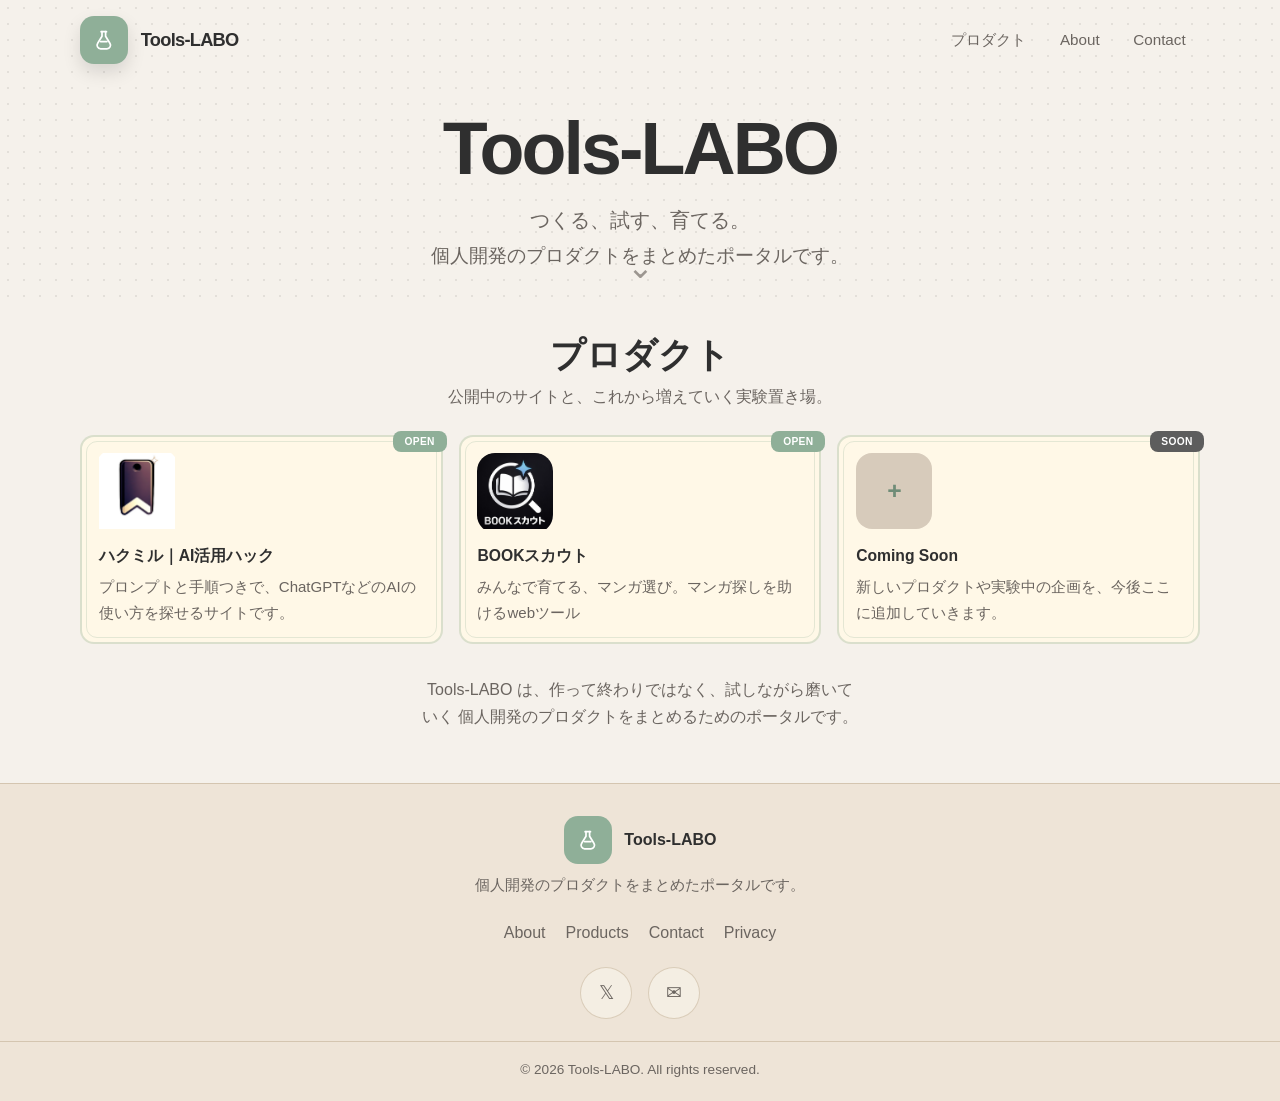
<file: index.html>
<!doctype html>
<html lang="ja">
<head>
  <meta charset="UTF-8" />
  <meta name="viewport" content="width=device-width, initial-scale=1.0" />
  <meta
    name="description"
    content="Tools-LABO は、個人開発のプロダクトをまとめたポータルです。"
  />
  <title>Tools-LABO</title>
  <script async src="https://pagead2.googlesyndication.com/pagead/js/adsbygoogle.js?client=ca-pub-4902437373882717"
       crossorigin="anonymous"></script>
  <link rel="stylesheet" href="style.css" />
</head>
<body>
  <header class="site-header" id="site-header">
    <div class="container header-inner">
      <a href="#top" class="brand" aria-label="Tools-LABO トップへ戻る">
        <span class="brand-icon" aria-hidden="true">
          <svg viewBox="0 0 24 24" class="brand-svg" role="img" aria-hidden="true">
            <path d="M9 3h6" />
            <path d="M10 3v5l-4.8 7.8A4 4 0 0 0 8.6 22h6.8a4 4 0 0 0 3.4-6.2L14 8V3" />
            <path d="M8.5 14h7" />
          </svg>
        </span>
        <span class="brand-text">Tools-LABO</span>
      </a>

      <button
        class="menu-toggle"
        id="menu-toggle"
        aria-expanded="false"
        aria-controls="site-nav"
        aria-label="メニューを開く"
      >
        <span></span><span></span><span></span>
      </button>

      <nav class="site-nav" id="site-nav">
        <a href="#products">プロダクト</a>
        <a href="#about">About</a>
        <a href="#contact">Contact</a>
      </nav>
    </div>
  </header>

  <main id="top">
    <section class="hero" aria-label="hero">
      <div class="dot-bg" aria-hidden="true"></div>

      <div class="container hero-content">
        <h1>Tools-LABO</h1>

        <p class="hero-summary">
          <span>つくる、試す、育てる。</span>
          <span>個人開発のプロダクトをまとめたポータルです。</span>
        </p>
      </div>

      <a class="hero-scroll" href="#products" aria-label="プロダクトへスクロール">⌄</a>
    </section>

    <section class="products" id="products">
      <div class="container">
        <div class="section-title">
          <h2>プロダクト</h2>
          <p class="section-summary">公開中のサイトと、これから増えていく実験置き場。</p>
        </div>

        <div class="card-grid">
          <a href="https://hakumiru.tools-labo.com/" class="card card-image-only">
            <span class="badge badge-open">OPEN</span>
            <div class="card-icon card-icon-image-wrap">
              <img
                src="icon.png"
                alt="ハクミルのアイコン"
                class="card-icon-image card-icon-image-hakumiru"
              />
            </div>
            <h3>ハクミル｜AI活用ハック</h3>
            <p>プロンプトと手順つきで、ChatGPTなどのAIの使い方を探せるサイトです。</p>
          </a>

          <a href="https://book-scout.tools-labo.com/" class="card card-image-only">
            <span class="badge badge-open">OPEN</span>
            <div class="card-icon card-icon-image-wrap">
              <img
                src="book_scout_icon_transparent.png"
                alt="BOOKスカウトのアイコン"
                class="card-icon-image card-icon-image-bookscout"
              />
            </div>
            <h3>BOOKスカウト</h3>
            <p>みんなで育てる、マンガ選び。マンガ探しを助けるwebツール</p>
          </a>

          <a href="#" class="card">
            <span class="badge badge-soon">SOON</span>
            <div class="card-icon">
              <span class="card-icon-fallback">+</span>
            </div>
            <h3>Coming Soon</h3>
            <p>新しいプロダクトや実験中の企画を、今後ここに追加していきます。</p>
          </a>
        </div>
      </div>
    </section>

    <section id="about" class="container about-section">
      <p>
        Tools-LABO は、作って終わりではなく、試しながら磨いていく
        個人開発のプロダクトをまとめるためのポータルです。
      </p>
    </section>
  </main>

  <footer class="site-footer" id="contact">
    <div class="container footer-inner">
      <div class="footer-main">
        <div class="footer-brand">
          <span class="brand-icon" aria-hidden="true">
            <svg viewBox="0 0 24 24" class="brand-svg" role="img" aria-hidden="true">
              <path d="M9 3h6" />
              <path d="M10 3v5l-4.8 7.8A4 4 0 0 0 8.6 22h6.8a4 4 0 0 0 3.4-6.2L14 8V3" />
              <path d="M8.5 14h7" />
            </svg>
          </span>
          <strong>Tools-LABO</strong>
        </div>
        <p>個人開発のプロダクトをまとめたポータルです。</p>
      </div>

      <nav class="footer-nav">
        <a href="#about">About</a>
        <a href="#products">Products</a>
        <a href="https://docs.google.com/forms/d/e/1FAIpQLSfF73yZ69HH-FASKEYSkp98zM92o4dtQLtiQs7BzLRuwsobfA/viewform?pli=1" target="_blank" rel="noopener noreferrer">Contact</a>
        <a href="privacy.html">Privacy</a>
      </nav>

      <div class="footer-social">
        <a
          href="https://x.com/tools_labo?s=21"
          target="_blank"
          rel="noopener noreferrer"
          aria-label="X"
        >𝕏</a>
        <a
          href="https://docs.google.com/forms/d/e/1FAIpQLSfF73yZ69HH-FASKEYSkp98zM92o4dtQLtiQs7BzLRuwsobfA/viewform?pli=1"
          target="_blank"
          rel="noopener noreferrer"
          aria-label="Contact"
        >✉</a>
      </div>
    </div>

    <p class="copyright">© <span id="current-year"></span> Tools-LABO. All rights reserved.</p>
  </footer>

  <script src="script.js"></script>
</body>
</html>
</file>
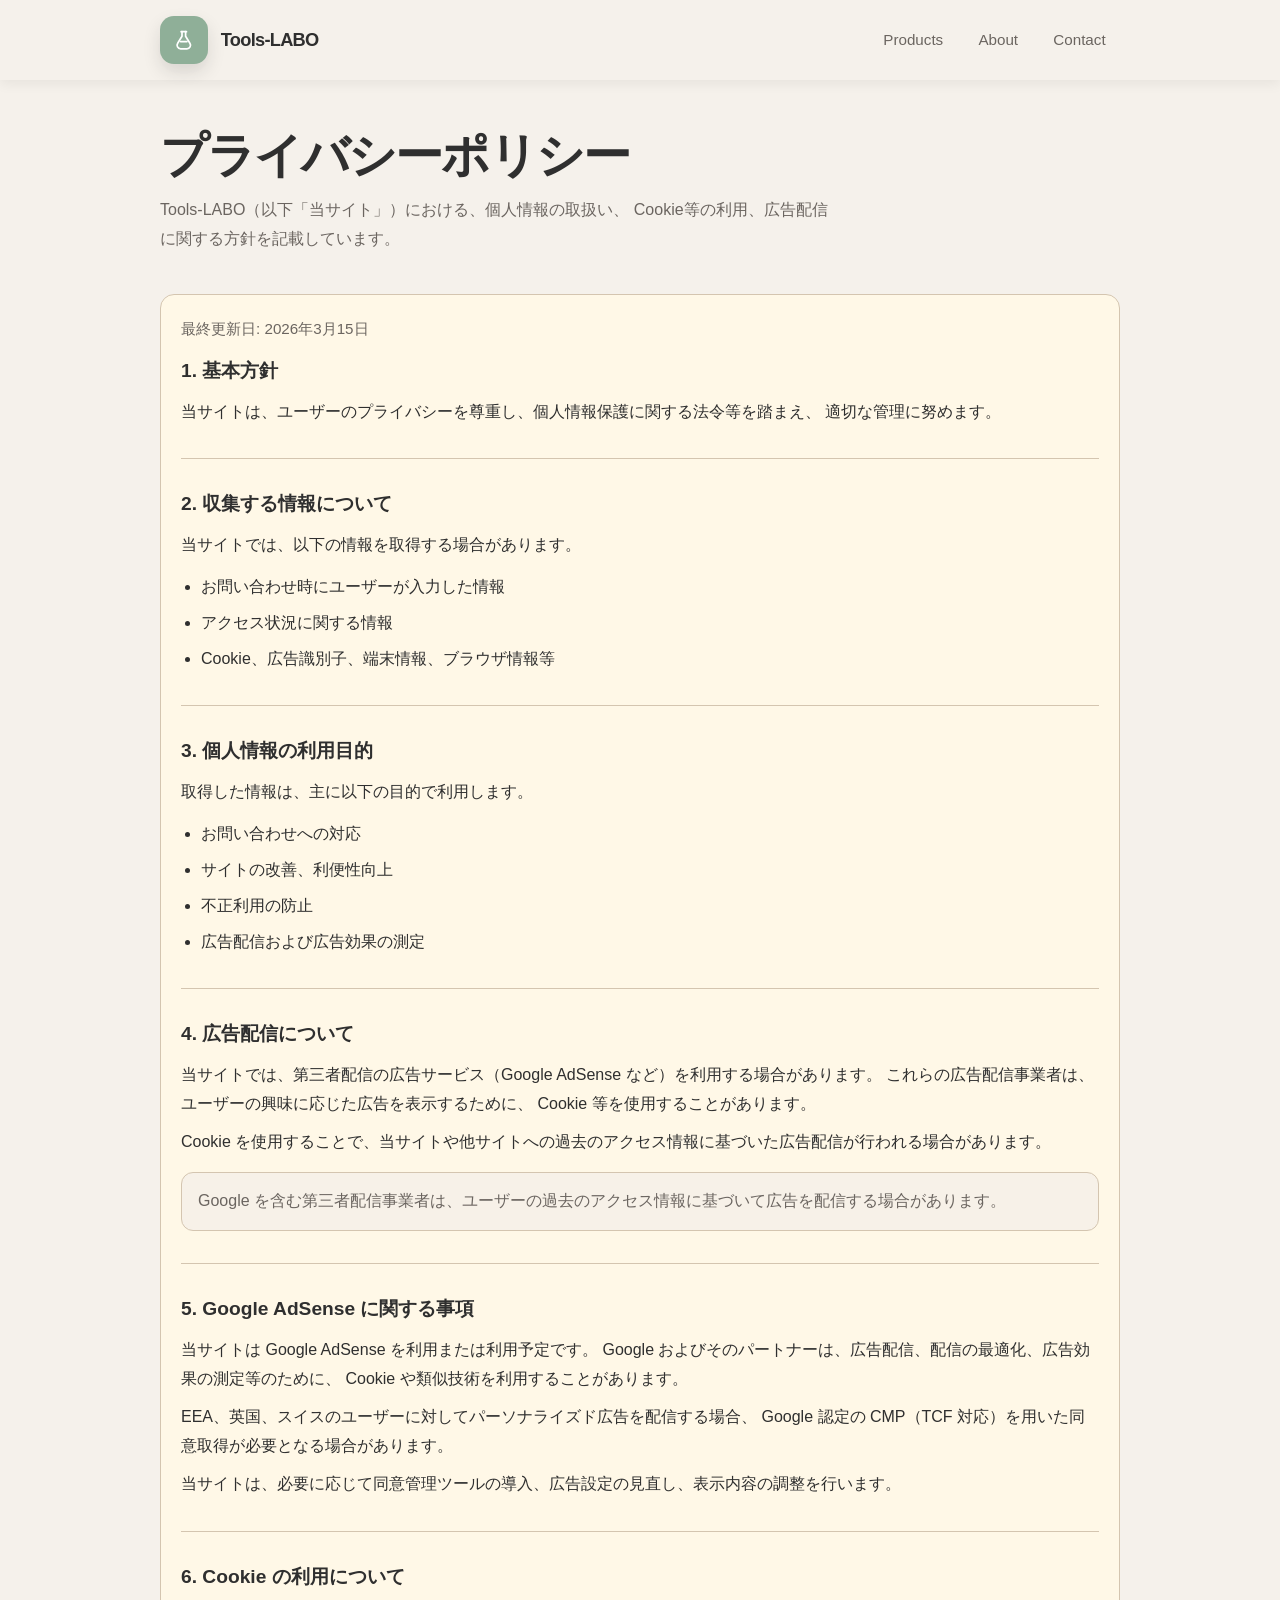
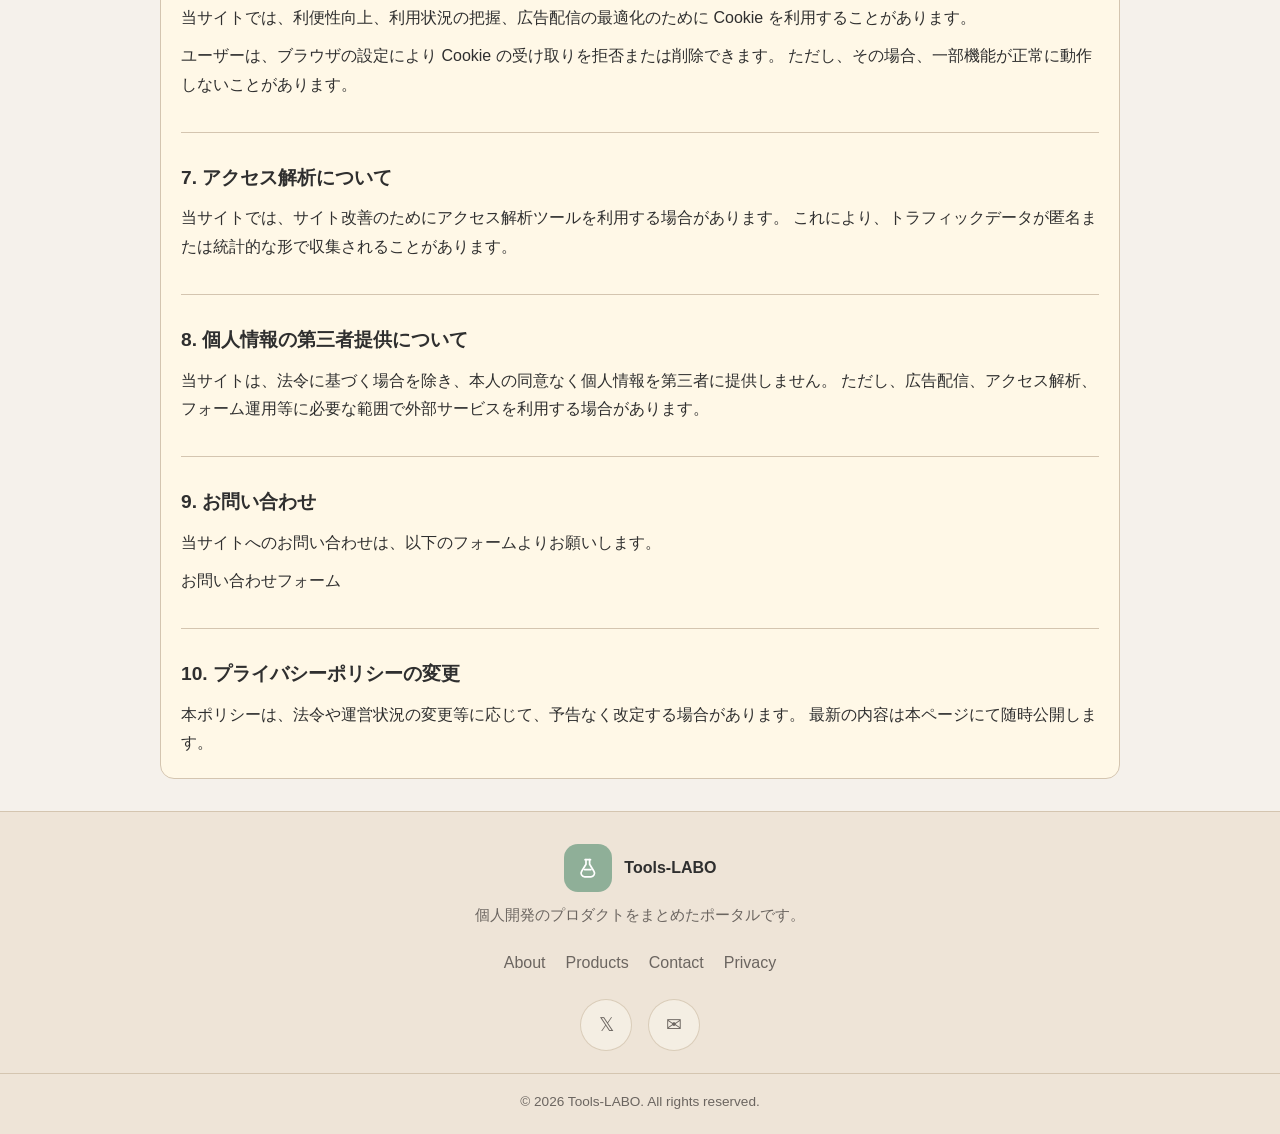
<file: privacy.html>
<!doctype html>
<html lang="ja">
<head>
  <meta charset="UTF-8" />
  <meta name="viewport" content="width=device-width, initial-scale=1.0" />
  <meta
    name="description"
    content="Tools-LABO のプライバシーポリシーです。広告配信、アクセス解析、Cookieの利用について記載しています。"
  />
  <title>プライバシーポリシー | Tools-LABO</title>
  <script async src="https://pagead2.googlesyndication.com/pagead/js/adsbygoogle.js?client=ca-pub-4902437373882717"
       crossorigin="anonymous"></script>
  <style>
    :root {
      --background: #f5f1eb;
      --foreground: #2f2f2f;
      --card: #fff8e7;
      --primary: #8faf98;
      --primary-dark: #6f8c77;
      --muted: #e8e2d9;
      --muted-foreground: #6b6560;
      --border: #d4c5b0;
      --header-bg: rgba(245, 241, 235, 0.92);
      --footer-bg: #eee4d7;
      --radius: 14px;
    }

    * {
      box-sizing: border-box;
    }

    html {
      scroll-behavior: smooth;
    }

    body {
      margin: 0;
      color: var(--foreground);
      background: var(--background);
      font-family:
        -apple-system,
        BlinkMacSystemFont,
        "Helvetica Neue",
        "Hiragino Sans",
        "Yu Gothic",
        "Meiryo",
        sans-serif;
      line-height: 1.8;
      text-rendering: optimizeLegibility;
      -webkit-font-smoothing: antialiased;
    }

    a {
      color: inherit;
      text-decoration: none;
    }

    .container {
      width: min(960px, calc(100% - 2rem));
      margin: 0 auto;
    }

    .site-header {
      position: sticky;
      top: 0;
      z-index: 20;
      background: var(--header-bg);
      backdrop-filter: blur(6px);
      box-shadow: 0 4px 12px rgb(0 0 0 / 6%);
    }

    .header-inner {
      display: flex;
      align-items: center;
      justify-content: space-between;
      padding: 1rem 0;
      gap: 1rem;
    }

    .brand {
      display: inline-flex;
      align-items: center;
      gap: 0.8rem;
    }

    .brand-icon {
      width: 3rem;
      height: 3rem;
      border-radius: 14px;
      display: grid;
      place-items: center;
      background: var(--primary);
      color: #fff;
      box-shadow: 0 8px 18px rgb(0 0 0 / 12%);
      flex: 0 0 auto;
    }

    .brand-svg {
      width: 1.35rem;
      height: 1.35rem;
      stroke: currentColor;
      fill: none;
      stroke-width: 1.9;
      stroke-linecap: round;
      stroke-linejoin: round;
    }

    .brand-text {
      font-size: 1.14rem;
      font-weight: 700;
      letter-spacing: -0.04em;
    }

    .site-nav {
      display: flex;
      flex-wrap: wrap;
      gap: 0.4rem;
      justify-content: flex-end;
    }

    .site-nav a {
      font-size: 0.95rem;
      padding: 0.5rem 0.9rem;
      border-radius: 999px;
      color: var(--muted-foreground);
      transition: all 0.2s ease;
    }

    .site-nav a:hover {
      color: var(--foreground);
      background: var(--muted);
    }

    .page-hero {
      padding: 3rem 0 1.5rem;
    }

    .page-hero h1 {
      margin: 0;
      font-size: clamp(2rem, 6vw, 3rem);
      line-height: 1.15;
      letter-spacing: -0.04em;
    }

    .page-hero p {
      margin: 0.8rem 0 0;
      color: var(--muted-foreground);
      max-width: 42rem;
      overflow-wrap: anywhere;
    }

    .policy-card {
      background: var(--card);
      border: 1px solid var(--border);
      border-radius: var(--radius);
      padding: 1.25rem;
      margin: 1rem 0 2rem;
    }

    .policy-meta {
      margin: 0 0 1rem;
      color: var(--muted-foreground);
      font-size: 0.95rem;
    }

    .policy-section + .policy-section {
      margin-top: 2rem;
      padding-top: 2rem;
      border-top: 1px solid var(--border);
    }

    .policy-section h2 {
      margin: 0 0 0.8rem;
      font-size: 1.2rem;
      line-height: 1.4;
    }

    .policy-section p {
      margin: 0.6rem 0 0;
      overflow-wrap: anywhere;
    }

    .policy-section ul {
      margin: 0.8rem 0 0;
      padding-left: 1.25rem;
    }

    .policy-section li + li {
      margin-top: 0.45rem;
    }

    .note {
      margin-top: 0.9rem;
      padding: 0.9rem 1rem;
      border-radius: 12px;
      background: #f7f1e8;
      color: var(--muted-foreground);
      border: 1px solid var(--border);
      overflow-wrap: anywhere;
    }

    .site-footer {
      margin-top: 2rem;
      background: var(--footer-bg);
      border-top: 1px solid var(--border);
      padding: 2rem 0 1.2rem;
    }

    .footer-inner {
      display: flex;
      flex-direction: column;
      align-items: center;
      gap: 1.3rem;
      text-align: center;
    }

    .footer-main p {
      color: var(--muted-foreground);
      margin: 0.55rem 0 0;
      font-size: 0.94rem;
    }

    .footer-brand {
      display: inline-flex;
      align-items: center;
      gap: 0.8rem;
    }

    .footer-brand .brand-icon {
      box-shadow: none;
    }

    .footer-nav {
      display: flex;
      flex-wrap: wrap;
      gap: 1rem 1.25rem;
      justify-content: center;
    }

    .footer-nav a {
      color: var(--muted-foreground);
      font-size: 1rem;
    }

    .footer-nav a:hover {
      color: var(--primary-dark);
    }

    .footer-social {
      display: flex;
      justify-content: center;
      gap: 1rem;
    }

    .footer-social a {
      width: 52px;
      height: 52px;
      border-radius: 999px;
      display: grid;
      place-items: center;
      border: 1px solid rgba(212, 197, 176, 0.8);
      background: rgba(247, 241, 232, 0.72);
      color: var(--muted-foreground);
      font-size: 1.18rem;
    }

    .copyright {
      margin: 1.4rem 0 0;
      padding-top: 1rem;
      border-top: 1px solid var(--border);
      text-align: center;
      font-size: 0.85rem;
      color: var(--muted-foreground);
    }

    @media (max-width: 720px) {
      .header-inner {
        align-items: flex-start;
        flex-direction: column;
      }

      .site-nav {
        justify-content: flex-start;
      }

      .policy-card {
        padding: 1rem;
      }
    }
  </style>
</head>
<body>
  <header class="site-header">
    <div class="container header-inner">
      <a href="index.html" class="brand" aria-label="Tools-LABO トップへ戻る">
        <span class="brand-icon" aria-hidden="true">
          <svg viewBox="0 0 24 24" class="brand-svg" role="img" aria-hidden="true">
            <path d="M9 3h6" />
            <path d="M10 3v5l-4.8 7.8A4 4 0 0 0 8.6 22h6.8a4 4 0 0 0 3.4-6.2L14 8V3" />
            <path d="M8.5 14h7" />
          </svg>
        </span>
        <span class="brand-text">Tools-LABO</span>
      </a>

      <nav class="site-nav">
        <a href="index.html#products">Products</a>
        <a href="index.html#about">About</a>
        <a href="https://docs.google.com/forms/d/e/1FAIpQLSfF73yZ69HH-FASKEYSkp98zM92o4dtQLtiQs7BzLRuwsobfA/viewform?pli=1" target="_blank" rel="noopener noreferrer">Contact</a>
      </nav>
    </div>
  </header>

  <main>
    <section class="page-hero">
      <div class="container">
        <h1>プライバシーポリシー</h1>
        <p>
          Tools-LABO（以下「当サイト」）における、個人情報の取扱い、
          Cookie等の利用、広告配信に関する方針を記載しています。
        </p>
      </div>
    </section>

    <section class="container">
      <div class="policy-card">
        <p class="policy-meta">最終更新日: 2026年3月15日</p>

        <section class="policy-section">
          <h2>1. 基本方針</h2>
          <p>
            当サイトは、ユーザーのプライバシーを尊重し、個人情報保護に関する法令等を踏まえ、
            適切な管理に努めます。
          </p>
        </section>

        <section class="policy-section">
          <h2>2. 収集する情報について</h2>
          <p>当サイトでは、以下の情報を取得する場合があります。</p>
          <ul>
            <li>お問い合わせ時にユーザーが入力した情報</li>
            <li>アクセス状況に関する情報</li>
            <li>Cookie、広告識別子、端末情報、ブラウザ情報等</li>
          </ul>
        </section>

        <section class="policy-section">
          <h2>3. 個人情報の利用目的</h2>
          <p>取得した情報は、主に以下の目的で利用します。</p>
          <ul>
            <li>お問い合わせへの対応</li>
            <li>サイトの改善、利便性向上</li>
            <li>不正利用の防止</li>
            <li>広告配信および広告効果の測定</li>
          </ul>
        </section>

        <section class="policy-section">
          <h2>4. 広告配信について</h2>
          <p>
            当サイトでは、第三者配信の広告サービス（Google AdSense など）を利用する場合があります。
            これらの広告配信事業者は、ユーザーの興味に応じた広告を表示するために、
            Cookie 等を使用することがあります。
          </p>
          <p>
            Cookie を使用することで、当サイトや他サイトへの過去のアクセス情報に基づいた広告配信が行われる場合があります。
          </p>
          <div class="note">
            Google を含む第三者配信事業者は、ユーザーの過去のアクセス情報に基づいて広告を配信する場合があります。
          </div>
        </section>

        <section class="policy-section">
          <h2>5. Google AdSense に関する事項</h2>
          <p>
            当サイトは Google AdSense を利用または利用予定です。
            Google およびそのパートナーは、広告配信、配信の最適化、広告効果の測定等のために、
            Cookie や類似技術を利用することがあります。
          </p>
          <p>
            EEA、英国、スイスのユーザーに対してパーソナライズド広告を配信する場合、
            Google 認定の CMP（TCF 対応）を用いた同意取得が必要となる場合があります。
          </p>
          <p>
            当サイトは、必要に応じて同意管理ツールの導入、広告設定の見直し、表示内容の調整を行います。
          </p>
        </section>

        <section class="policy-section">
          <h2>6. Cookie の利用について</h2>
          <p>
            当サイトでは、利便性向上、利用状況の把握、広告配信の最適化のために Cookie を利用することがあります。
          </p>
          <p>
            ユーザーは、ブラウザの設定により Cookie の受け取りを拒否または削除できます。
            ただし、その場合、一部機能が正常に動作しないことがあります。
          </p>
        </section>

        <section class="policy-section">
          <h2>7. アクセス解析について</h2>
          <p>
            当サイトでは、サイト改善のためにアクセス解析ツールを利用する場合があります。
            これにより、トラフィックデータが匿名または統計的な形で収集されることがあります。
          </p>
        </section>

        <section class="policy-section">
          <h2>8. 個人情報の第三者提供について</h2>
          <p>
            当サイトは、法令に基づく場合を除き、本人の同意なく個人情報を第三者に提供しません。
            ただし、広告配信、アクセス解析、フォーム運用等に必要な範囲で外部サービスを利用する場合があります。
          </p>
        </section>

        <section class="policy-section">
          <h2>9. お問い合わせ</h2>
          <p>当サイトへのお問い合わせは、以下のフォームよりお願いします。</p>
          <p>
            <a href="https://docs.google.com/forms/d/e/1FAIpQLSfF73yZ69HH-FASKEYSkp98zM92o4dtQLtiQs7BzLRuwsobfA/viewform?pli=1" target="_blank" rel="noopener noreferrer">
              お問い合わせフォーム
            </a>
          </p>
        </section>

        <section class="policy-section">
          <h2>10. プライバシーポリシーの変更</h2>
          <p>
            本ポリシーは、法令や運営状況の変更等に応じて、予告なく改定する場合があります。
            最新の内容は本ページにて随時公開します。
          </p>
        </section>
      </div>
    </section>
  </main>

  <footer class="site-footer">
    <div class="container footer-inner">
      <div class="footer-main">
        <div class="footer-brand">
          <span class="brand-icon" aria-hidden="true">
            <svg viewBox="0 0 24 24" class="brand-svg" role="img" aria-hidden="true">
              <path d="M9 3h6" />
              <path d="M10 3v5l-4.8 7.8A4 4 0 0 0 8.6 22h6.8a4 4 0 0 0 3.4-6.2L14 8V3" />
              <path d="M8.5 14h7" />
            </svg>
          </span>
          <strong>Tools-LABO</strong>
        </div>
        <p>個人開発のプロダクトをまとめたポータルです。</p>
      </div>

      <nav class="footer-nav">
        <a href="index.html#about">About</a>
        <a href="index.html#products">Products</a>
        <a href="https://docs.google.com/forms/d/e/1FAIpQLSfF73yZ69HH-FASKEYSkp98zM92o4dtQLtiQs7BzLRuwsobfA/viewform?pli=1" target="_blank" rel="noopener noreferrer">Contact</a>
        <a href="privacy.html">Privacy</a>
      </nav>

      <div class="footer-social">
        <a href="https://x.com/tools_labo?s=21" target="_blank" rel="noopener noreferrer" aria-label="X">𝕏</a>
        <a href="https://docs.google.com/forms/d/e/1FAIpQLSfF73yZ69HH-FASKEYSkp98zM92o4dtQLtiQs7BzLRuwsobfA/viewform?pli=1" target="_blank" rel="noopener noreferrer" aria-label="Contact">✉</a>
      </div>
    </div>

    <p class="copyright">© 2026 Tools-LABO. All rights reserved.</p>
  </footer>
</body>
</html>
</file>
<file: style.css>
:root {
  --background: #f5f1eb;
  --foreground: #2f2f2f;
  --card: #fff8e7;
  --primary: #8faf98;
  --primary-dark: #6f8c77;
  --secondary: #d7cbbb;
  --muted: #e8e2d9;
  --muted-foreground: #6b6560;
  --border: #d4c5b0;
  --header-bg: rgba(245, 241, 235, 0.92);
  --footer-bg: #eee4d7;
  --card-border: rgba(123, 158, 135, 0.28);
  --card-border-hover: rgba(123, 158, 135, 0.55);
  --hero-scroll: rgba(107, 101, 96, 0.65);
  --radius: 14px;
}

* {
  box-sizing: border-box;
}

html {
  scroll-behavior: smooth;
}

body {
  margin: 0;
  color: var(--foreground);
  background: var(--background);
  font-family:
    -apple-system,
    BlinkMacSystemFont,
    "Helvetica Neue",
    "Hiragino Sans",
    "Yu Gothic",
    "Meiryo",
    sans-serif;
  line-height: 1.7;
  text-rendering: optimizeLegibility;
  -webkit-font-smoothing: antialiased;
}

a {
  color: inherit;
  text-decoration: none;
}

img {
  max-width: 100%;
  display: block;
}

.container {
  width: min(1120px, calc(100% - 2rem));
  margin: 0 auto;
}

.site-header {
  position: fixed;
  inset: 0 0 auto 0;
  z-index: 20;
  transition:
    background-color 0.3s ease,
    backdrop-filter 0.3s ease,
    box-shadow 0.3s ease;
}

.site-header.scrolled {
  background: var(--header-bg);
  backdrop-filter: blur(6px);
  box-shadow: 0 4px 12px rgb(0 0 0 / 8%);
}

.header-inner {
  display: flex;
  align-items: center;
  justify-content: space-between;
  padding: 1rem 0;
}

.brand,
.footer-brand {
  display: inline-flex;
  align-items: center;
  gap: 0.8rem;
}

.brand-icon {
  width: 3rem;
  height: 3rem;
  border-radius: 14px;
  display: grid;
  place-items: center;
  background: var(--primary);
  color: #ffffff;
  box-shadow: 0 8px 18px rgb(0 0 0 / 12%);
  flex: 0 0 auto;
}

.brand-svg {
  width: 1.35rem;
  height: 1.35rem;
  stroke: currentColor;
  fill: none;
  stroke-width: 1.9;
  stroke-linecap: round;
  stroke-linejoin: round;
}

.brand-text {
  font-size: 1.14rem;
  font-weight: 700;
  letter-spacing: -0.04em;
}

.site-nav {
  display: flex;
  gap: 0.3rem;
}

.site-nav a {
  font-size: 0.95rem;
  padding: 0.5rem 0.9rem;
  border-radius: 999px;
  color: var(--muted-foreground);
  transition: all 0.2s ease;
}

.site-nav a:hover {
  color: var(--foreground);
  background: var(--muted);
}

.menu-toggle {
  display: none;
  width: 44px;
  height: 44px;
  border: 0;
  border-radius: 10px;
  background: transparent;
  cursor: pointer;
}

.menu-toggle span {
  display: block;
  width: 20px;
  height: 2px;
  margin: 4px auto;
  background: var(--foreground);
  transition: transform 0.2s ease;
}

.hero {
  position: relative;
  min-height: 31vh;
  padding-top: 6.8rem;
  padding-bottom: 1.8rem;
  display: grid;
  place-items: center;
  overflow: hidden;
}

.dot-bg {
  position: absolute;
  inset: 0;
  opacity: 0.1;
  background-image: radial-gradient(circle, #3d3a35 1px, transparent 1px);
  background-size: 16px 16px;
}

.hero-content {
  position: relative;
  text-align: center;
}

.hero h1 {
  margin: 0;
  font-size: clamp(2.3rem, 8vw, 4.6rem);
  line-height: 1.08;
  letter-spacing: -0.04em;
}

.hero-summary {
  margin: 0.9rem auto 0;
  max-width: 35rem;
  color: var(--muted-foreground);
  display: grid;
  gap: 0.18rem;
}

.hero-summary span {
  text-wrap: balance;
}

.hero-summary span:first-child {
  font-size: clamp(1.02rem, 2.3vw, 1.25rem);
}

.hero-summary span:last-child {
  font-size: clamp(1rem, 2.4vw, 1.18rem);
}

.hero-scroll {
  position: absolute;
  bottom: 0.4rem;
  left: 50%;
  transform: translateX(-50%);
  font-size: 2rem;
  color: var(--hero-scroll);
  animation: bounce 1.6s infinite;
}

@keyframes bounce {
  0%, 100% {
    transform: translateX(-50%) translateY(0);
  }
  50% {
    transform: translateX(-50%) translateY(7px);
  }
}

.products {
  padding: 2.1rem 0 1.5rem;
}

.section-title {
  text-align: center;
  margin-bottom: 1.5rem;
}

.section-title h2 {
  margin: 0;
  font-size: clamp(1.6rem, 3vw, 2.2rem);
  line-height: 1.2;
}

.section-summary {
  margin: 0.45rem auto 0;
  max-width: 38rem;
  color: var(--muted-foreground);
  text-wrap: balance;
  line-height: 1.7;
}

.card-grid {
  display: grid;
  grid-template-columns: repeat(3, minmax(0, 1fr));
  gap: 1rem;
}

.card {
  position: relative;
  background: var(--card);
  border: 2px solid var(--card-border);
  border-radius: var(--radius);
  padding: 1.05rem;
  transition:
    transform 0.25s ease,
    border-color 0.25s ease,
    box-shadow 0.25s ease;
}

.card::before {
  content: "";
  position: absolute;
  inset: 4px;
  border-radius: 11px;
  border: 1px solid rgba(123, 158, 135, 0.2);
  pointer-events: none;
}

.card:hover {
  transform: translateY(-4px);
  border-color: var(--card-border-hover);
  box-shadow: inset 0 0 20px rgb(123 158 135 / 12%);
}

.card-icon {
  width: 76px;
  height: 76px;
  border-radius: 16px;
  background: var(--secondary);
  display: grid;
  place-items: center;
  margin-bottom: 1rem;
  overflow: hidden;
}

.card-image-only .card-icon {
  background: var(--card);
  border-radius: 0;
  padding: 0;
}

.card-icon-image {
  width: 100%;
  height: 100%;
  background: var(--card);
  border: 0;
}

.card-icon-image-hakumiru {
  object-fit: cover;
  border-radius: 18px;
  transform: scale(1.1);
  transform-origin: center;
}

.card-icon-image-bookscout {
  object-fit: contain;
  border-radius: 18px;
  transform: scale(1);
  transform-origin: center;
}

.card-icon-fallback {
  font-size: 1.55rem;
  color: var(--primary-dark);
  font-weight: 700;
  letter-spacing: -0.02em;
}

.card h3 {
  margin: 0.9rem 0 0.35rem;
  font-size: 0.98rem;
  line-height: 1.45;
}

.card p {
  margin: 0;
  font-size: 0.94rem;
  color: var(--muted-foreground);
  line-height: 1.72;
  text-wrap: pretty;
}

.badge {
  position: absolute;
  top: -6px;
  right: -6px;
  border-radius: 8px;
  padding: 2px 7px;
  font-size: 0.64rem;
  letter-spacing: 0.03em;
  font-weight: 700;
  color: #fff;
  min-width: 54px;
  text-align: center;
}

.badge-open {
  background: var(--primary);
}

.badge-soon {
  background: #5d5d5d;
}

.about-section {
  text-align: center;
  color: var(--muted-foreground);
  padding: 0.5rem 0 1.25rem;
  max-width: 760px;
}

.about-section p {
  margin: 0 auto;
  max-width: 42rem;
  text-wrap: balance;
}

.site-footer {
  margin-top: 2rem;
  background: var(--footer-bg);
  border-top: 1px solid var(--border);
  padding: 2rem 0 1.2rem;
}

.footer-inner {
  display: flex;
  flex-direction: column;
  align-items: center;
  gap: 1.3rem;
  text-align: center;
}

.footer-main p {
  color: var(--muted-foreground);
  margin: 0.55rem 0 0;
  font-size: 0.94rem;
  text-wrap: balance;
}

.footer-brand .brand-icon {
  box-shadow: none;
}

.footer-nav {
  display: flex;
  flex-wrap: wrap;
  gap: 1rem 1.25rem;
  justify-content: center;
}

.footer-nav a {
  color: var(--muted-foreground);
  font-size: 1rem;
}

.footer-nav a:hover {
  color: var(--primary-dark);
}

.footer-social {
  display: flex;
  justify-content: center;
  gap: 1rem;
}

.footer-social a {
  width: 52px;
  height: 52px;
  border-radius: 999px;
  display: grid;
  place-items: center;
  border: 1px solid rgba(212, 197, 176, 0.8);
  background: rgba(247, 241, 232, 0.72);
  color: var(--muted-foreground);
  font-size: 1.18rem;
  transition: all 0.2s ease;
}

.footer-social a:hover {
  color: var(--primary-dark);
  border-color: var(--primary);
  background: rgba(247, 241, 232, 0.95);
}

.copyright {
  margin: 1.4rem 0 0;
  padding-top: 1rem;
  border-top: 1px solid var(--border);
  text-align: center;
  font-size: 0.85rem;
  color: var(--muted-foreground);
}

@media (max-width: 980px) {
  .card-grid {
    grid-template-columns: repeat(2, minmax(0, 1fr));
  }
}

@media (max-width: 720px) {
  .menu-toggle {
    display: block;
  }

  .site-nav {
    position: absolute;
    top: calc(100% + 4px);
    left: 1rem;
    right: 1rem;
    display: none;
    flex-direction: column;
    gap: 0.35rem;
    background: #f7f3ec;
    border: 1px solid var(--border);
    border-radius: 12px;
    padding: 0.55rem;
  }

  .site-nav.open {
    display: flex;
  }

  .site-nav a {
    border-radius: 8px;
    padding: 0.75rem 0.85rem;
  }
}

@media (max-width: 640px) {
  .card-grid {
    grid-template-columns: 1fr;
  }

  .hero {
    min-height: 30vh;
    padding-top: 6.5rem;
    padding-bottom: 1.8rem;
  }

  .hero-summary {
    max-width: 17.5rem;
  }

  .section-summary {
    max-width: 22rem;
  }

  .hero-summary span:last-child {
    font-size: 1.06rem;
  }

  .card-icon {
    width: 72px;
    height: 72px;
  }

  .card-icon-image-hakumiru {
    transform: scale(1.12);
  }

  .card-icon-image-bookscout {
    transform: scale(1);
  }

  .about-section p {
    max-width: 18rem;
  }
}
</file>
